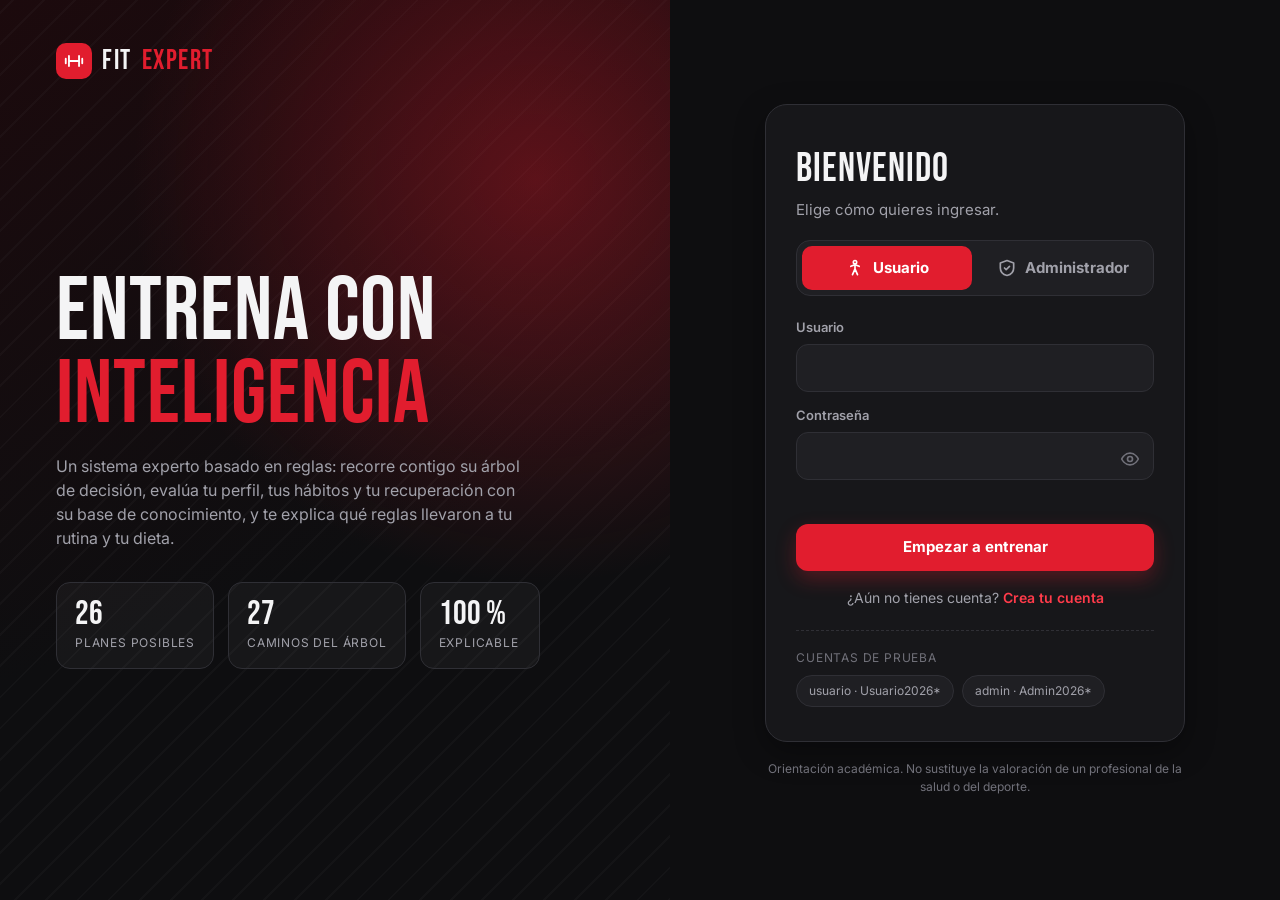
<file: FitExpert.Web/wwwroot/index.html>
<!DOCTYPE html>
<html lang="es">
<head>
<meta charset="utf-8">
<meta name="viewport" content="width=device-width, initial-scale=1">
<meta name="theme-color" content="#0e0e10">
<title>FitExpert · Entrena con inteligencia</title>
<link rel="preconnect" href="https://fonts.googleapis.com">
<link rel="preconnect" href="https://fonts.gstatic.com" crossorigin>
<link href="https://fonts.googleapis.com/css2?family=Bebas+Neue&family=Inter:wght@400;500;600;700;800&display=swap" rel="stylesheet">
<link rel="stylesheet" href="app.css">
</head>
<body>

<!-- ================================================================ LOGIN -->
<section id="pantalla-login" class="pantalla">
  <div class="login-hero">
    <div class="marca"><span class="marca-icono" data-icono="pesa"></span>FIT<b>EXPERT</b></div>
    <h1>Entrena con<br><span>inteligencia</span></h1>
    <p>Un sistema experto basado en reglas: recorre contigo su árbol de decisión, evalúa tu perfil, tus hábitos y tu recuperación con su base de conocimiento, y te explica qué reglas llevaron a tu rutina y tu dieta.</p>
    <ul class="hero-datos">
      <li><strong>26</strong><span>planes posibles</span></li>
      <li><strong>27</strong><span>caminos del árbol</span></li>
      <li><strong>100 %</strong><span>explicable</span></li>
    </ul>
  </div>

  <div class="login-panel">
    <div class="tarjeta-login">
      <div id="bloque-ingreso">
        <h2>Bienvenido</h2>
        <p class="tenue">Elige cómo quieres ingresar.</p>

        <div class="segmento" role="tablist">
          <button type="button" class="activo" data-perfil="USUARIO"><span data-icono="atleta"></span>Usuario</button>
          <button type="button" data-perfil="ADMINISTRADOR"><span data-icono="escudo"></span>Administrador</button>
        </div>

        <form id="form-login" autocomplete="on">
          <label>Usuario<input name="usuario" autocomplete="username" required></label>
          <label>Contraseña
            <span class="campo-clave">
              <input name="clave" type="password" autocomplete="current-password" required>
              <button type="button" class="ver-clave" aria-label="Mostrar contraseña" data-icono="ojo"></button>
            </span>
          </label>
          <p class="error" id="error-login" role="alert"></p>
          <button class="boton primario ancho" type="submit" id="boton-login">Ingresar</button>
        </form>

        <p class="enlace-registro" id="enlace-registro">¿Aún no tienes cuenta? <a href="#" id="ir-registro">Crea tu cuenta</a></p>

        <div class="demo">
          <span>Cuentas de prueba</span>
          <button type="button" data-demo="usuario">usuario · Usuario2026*</button>
          <button type="button" data-demo="admin">admin · Admin2026*</button>
        </div>
      </div>

      <div id="bloque-registro" hidden>
        <h2>Crea tu cuenta</h2>
        <p class="tenue">Empieza a recibir tu plan personalizado.</p>
        <form id="form-registro">
          <label>Nombre completo<input name="nombreCompleto" autocomplete="name" required></label>
          <label>Nombre de usuario<input name="usuario" autocomplete="username" required></label>
          <label>Contraseña<input name="clave" type="password" autocomplete="new-password" required></label>
          <label>Confirmar contraseña<input name="confirmacion" type="password" autocomplete="new-password" required></label>
          <p class="ayuda">Usuario de 4 a 30 caracteres. Contraseña de al menos 8 caracteres con letras y números.</p>
          <p class="error" id="error-registro" role="alert"></p>
          <button class="boton primario ancho" type="submit">Crear cuenta</button>
        </form>
        <p class="enlace-registro"><a href="#" id="ir-ingreso">Ya tengo cuenta</a></p>
      </div>
    </div>
    <p class="legal">Orientación académica. No sustituye la valoración de un profesional de la salud o del deporte.</p>
  </div>
</section>

<!-- ======================================================== USUARIO FINAL -->
<section id="pantalla-usuario" class="pantalla" hidden>
  <header class="barra">
    <div class="marca"><span class="marca-icono" data-icono="pesa"></span>FIT<b>EXPERT</b></div>
    <nav class="pestanas" id="nav-usuario">
      <button class="activo" data-vista="inicio"><span data-icono="casa"></span><em>Inicio</em></button>
      <button data-vista="evaluacion"><span data-icono="pulso"></span><em>Evaluación</em></button>
      <button data-vista="plan"><span data-icono="pesa"></span><em>Mi plan</em></button>
      <button data-vista="historial"><span data-icono="reloj"></span><em>Historial</em></button>
    </nav>
    <div class="perfil">
      <span class="avatar" id="avatar-usuario"></span>
      <button class="icono-boton" data-salir title="Cerrar sesión" aria-label="Cerrar sesión" data-icono="salir"></button>
    </div>
  </header>

  <main class="contenido">
    <div class="vista activa" id="vista-inicio"></div>
    <div class="vista" id="vista-evaluacion"></div>
    <div class="vista" id="vista-plan"></div>
    <div class="vista" id="vista-historial"></div>
  </main>
</section>

<!-- ======================================================== ADMINISTRADOR -->
<section id="pantalla-admin" class="pantalla" hidden>
  <aside class="lateral">
    <div class="marca"><span class="marca-icono" data-icono="pesa"></span>FIT<b>EXPERT</b></div>
    <span class="insignia">Panel del administrador</span>
    <nav id="nav-admin">
      <button class="activo" data-vista="resumen"><span data-icono="grafica"></span>Resumen</button>
      <button data-vista="arbol"><span data-icono="arbol"></span>Árbol</button>
      <button data-vista="reglas"><span data-icono="reglas"></span>Reglas</button>
      <button data-vista="hipotesis"><span data-icono="pesa"></span>Hipótesis</button>
      <button data-vista="usuarios"><span data-icono="grupo"></span>Usuarios</button>
    </nav>
    <div class="lateral-pie">
      <div class="perfil-admin"><span class="avatar" id="avatar-admin"></span><span id="nombre-admin"></span></div>
      <button class="boton fantasma ancho" data-salir><span data-icono="salir"></span>Cerrar sesión</button>
    </div>
  </aside>

  <main class="contenido admin">
    <div class="vista activa" id="vista-resumen"></div>
    <div class="vista" id="vista-arbol"></div>
    <div class="vista" id="vista-reglas"></div>
    <div class="vista" id="vista-hipotesis"></div>
    <div class="vista" id="vista-usuarios"></div>
  </main>
</section>

<dialog id="modal-hipotesis">
  <form method="dialog" id="form-hipotesis">
    <div class="modal-cabecera">
      <h3 id="titulo-modal">Editar hipótesis</h3>
      <button type="button" class="icono-boton" data-cerrar aria-label="Cerrar" data-icono="cerrar"></button>
    </div>
    <label>Nombre<input name="nombre" maxlength="80" required></label>
    <label>Prioridad (1 – 100)<input name="prioridad" type="number" min="1" max="100" required></label>
    <label>Rutina<textarea name="rutina" rows="4" maxlength="400" required></textarea></label>
    <label>Dieta<textarea name="dieta" rows="4" maxlength="400" required></textarea></label>
    <p class="error" id="error-hipotesis" role="alert"></p>
    <div class="modal-acciones">
      <button type="button" class="boton fantasma" data-cerrar>Cancelar</button>
      <button type="submit" class="boton primario" value="guardar">Guardar cambios</button>
    </div>
  </form>
</dialog>

<div id="avisos" aria-live="polite"></div>

<script src="app.js"></script>
</body>
</html>
</file>
<file: FitExpert.Web/wwwroot/app.css>
/* =====================================================================
   FitExpert · estilo de app de entrenamiento y hábitos
   Fondo carbón, superficies grafito y rojo como color de energía.
   ===================================================================== */
:root {
  --fondo: #0e0e10;
  --superficie: #17171a;
  --superficie-2: #1f1f23;
  --superficie-3: #29292e;
  --borde: #2f2f35;
  --texto: #f4f4f5;
  --texto-2: #a1a1aa;
  --texto-3: #71717a;
  --acento: #e11d2e;
  --acento-2: #ff3b4a;
  --acento-suave: rgba(225, 29, 46, .14);
  --exito: #22c55e;
  --radio: 16px;
  --sombra: 0 10px 30px rgba(0, 0, 0, .35);
  --display: "Bebas Neue", "Arial Narrow", Impact, sans-serif;
  --cuerpo: "Inter", "Segoe UI", system-ui, -apple-system, Arial, sans-serif;
  color-scheme: dark;
}
* { box-sizing: border-box; }
html, body { margin: 0; min-height: 100%; }
body { background: var(--fondo); color: var(--texto); font-family: var(--cuerpo); font-size: 15px; line-height: 1.5; -webkit-font-smoothing: antialiased; }
button, input, textarea, select { font: inherit; color: inherit; }
[hidden] { display: none !important; }
.tenue { color: var(--texto-2); margin: 0 0 18px; }
.ico, [data-icono] svg { width: 20px; height: 20px; flex: none; }
[data-icono] { display: inline-flex; align-items: center; justify-content: center; }

/* ------------------------------------------------------------- marca */
.marca { font-family: var(--display); font-size: 28px; letter-spacing: 1.5px; display: flex; align-items: center; gap: 10px; color: var(--texto); }
.marca b { color: var(--acento); font-weight: 400; }
.marca-icono { width: 36px; height: 36px; border-radius: 10px; background: var(--acento); color: #fff; }
.marca-icono svg { width: 22px; height: 22px; }

/* ------------------------------------------------------------- botones */
.boton { display: inline-flex; align-items: center; justify-content: center; gap: 8px; border: 0; border-radius: 12px; padding: 12px 20px; font-weight: 700; cursor: pointer; transition: transform .12s, background .15s, opacity .15s; text-decoration: none; }
.boton:active { transform: scale(.98); }
.boton:disabled { opacity: .55; cursor: not-allowed; }
.boton.primario { background: var(--acento); color: #fff; box-shadow: 0 8px 20px rgba(225, 29, 46, .3); }
.boton.primario:hover:not(:disabled) { background: var(--acento-2); }
.boton.fantasma { background: var(--superficie-2); color: var(--texto); border: 1px solid var(--borde); }
.boton.fantasma:hover { background: var(--superficie-3); }
.boton.ancho { width: 100%; }
.boton.chico { padding: 8px 14px; font-size: 13px; border-radius: 10px; }
.icono-boton { width: 40px; height: 40px; border-radius: 12px; border: 1px solid var(--borde); background: var(--superficie-2); cursor: pointer; color: var(--texto-2); }
.icono-boton:hover { color: var(--texto); background: var(--superficie-3); }

/* ------------------------------------------------------------- formularios */
label { display: block; font-size: 13px; font-weight: 600; color: var(--texto-2); margin-bottom: 14px; }
input, textarea, select { display: block; width: 100%; margin-top: 6px; background: var(--superficie-2); border: 1px solid var(--borde); border-radius: 12px; padding: 12px 14px; font-size: 15px; outline: none; transition: border-color .15s, box-shadow .15s; }
textarea { resize: vertical; }
input:focus, textarea:focus, select:focus { border-color: var(--acento); box-shadow: 0 0 0 3px var(--acento-suave); }
.campo-clave { position: relative; display: block; }
.campo-clave input { padding-right: 48px; }
.ver-clave { position: absolute; right: 6px; top: 50%; transform: translateY(-50%); margin-top: 3px; width: 36px; height: 36px; border: 0; background: transparent; color: var(--texto-3); cursor: pointer; }
.error { color: var(--acento-2); font-size: 13px; min-height: 20px; margin: 0 0 10px; }
.ayuda { color: var(--texto-3); font-size: 12px; margin: -4px 0 10px; }

/* ------------------------------------------------------------- login */
#pantalla-login { min-height: 100vh; display: grid; grid-template-columns: 1.1fr 1fr; }
.login-hero { position: relative; padding: 48px 56px; display: flex; flex-direction: column; justify-content: center; overflow: hidden;
  background:
    radial-gradient(circle at 80% 20%, rgba(225, 29, 46, .35), transparent 45%),
    repeating-linear-gradient(-45deg, rgba(255, 255, 255, .025) 0 2px, transparent 2px 22px),
    linear-gradient(160deg, #1c0a0d, #0e0e10 60%); }
.login-hero .marca { position: absolute; top: 40px; left: 56px; }
.login-hero h1 { font-family: var(--display); font-weight: 400; font-size: clamp(56px, 7vw, 104px); line-height: .92; letter-spacing: 1px; margin: 40px 0 18px; text-transform: uppercase; }
.login-hero h1 span { color: var(--acento); }
.login-hero p { color: var(--texto-2); max-width: 470px; font-size: 16px; margin: 0 0 32px; }
.hero-datos { list-style: none; padding: 0; margin: 0; display: flex; gap: 14px; flex-wrap: wrap; }
.hero-datos li { background: rgba(255, 255, 255, .04); border: 1px solid var(--borde); border-radius: 14px; padding: 14px 18px; min-width: 120px; }
.hero-datos strong { display: block; font-family: var(--display); font-size: 34px; font-weight: 400; line-height: 1; color: var(--texto); }
.hero-datos span { font-size: 12px; color: var(--texto-2); text-transform: uppercase; letter-spacing: .8px; }
.login-panel { display: flex; flex-direction: column; align-items: center; justify-content: center; padding: 40px 24px; background: var(--fondo); }
.tarjeta-login { width: 100%; max-width: 420px; background: var(--superficie); border: 1px solid var(--borde); border-radius: 22px; padding: 34px 30px; box-shadow: var(--sombra); }
.tarjeta-login h2 { font-family: var(--display); font-weight: 400; font-size: 40px; letter-spacing: 1px; margin: 0; }
.segmento { display: grid; grid-template-columns: 1fr 1fr; gap: 6px; background: var(--superficie-2); border: 1px solid var(--borde); padding: 5px; border-radius: 14px; margin-bottom: 22px; }
.segmento button { display: flex; align-items: center; justify-content: center; gap: 8px; border: 0; background: transparent; padding: 11px 8px; border-radius: 10px; font-weight: 700; color: var(--texto-2); cursor: pointer; transition: background .15s, color .15s; }
.segmento button.activo { background: var(--acento); color: #fff; }
.enlace-registro { text-align: center; color: var(--texto-2); font-size: 14px; margin: 16px 0 0; }
a { color: var(--acento-2); font-weight: 600; text-decoration: none; }
a:hover { text-decoration: underline; }
.demo { margin-top: 22px; padding-top: 18px; border-top: 1px dashed var(--borde); display: flex; flex-wrap: wrap; gap: 8px; align-items: center; }
.demo span { width: 100%; font-size: 12px; text-transform: uppercase; letter-spacing: .8px; color: var(--texto-3); }
.demo button { border: 1px solid var(--borde); background: var(--superficie-2); color: var(--texto-2); border-radius: 999px; padding: 6px 12px; font-size: 12px; cursor: pointer; }
.demo button:hover { color: var(--texto); border-color: var(--acento); }
.legal { color: var(--texto-3); font-size: 12px; text-align: center; max-width: 420px; margin: 18px 0 0; }

/* ------------------------------------------------------------- barra superior */
.barra { position: sticky; top: 0; z-index: 10; display: flex; align-items: center; gap: 20px; padding: 14px 28px; background: rgba(14, 14, 16, .88); backdrop-filter: blur(12px); border-bottom: 1px solid var(--borde); }
.barra .marca { font-size: 24px; }
.barra .marca-icono { width: 32px; height: 32px; }
.pestanas { display: flex; gap: 6px; margin: 0 auto; }
.pestanas button { display: flex; align-items: center; gap: 8px; border: 0; background: transparent; color: var(--texto-2); padding: 10px 16px; border-radius: 12px; font-weight: 600; cursor: pointer; }
.pestanas button em { font-style: normal; }
.pestanas button:hover { color: var(--texto); background: var(--superficie-2); }
.pestanas button.activo { color: #fff; background: var(--acento-suave); box-shadow: inset 0 0 0 1px rgba(225, 29, 46, .45); }
.pestanas button.activo [data-icono] { color: var(--acento-2); }
.perfil { display: flex; align-items: center; gap: 10px; }
.avatar { width: 40px; height: 40px; border-radius: 50%; background: linear-gradient(135deg, var(--acento), #7f0d17); display: inline-flex; align-items: center; justify-content: center; font-weight: 800; font-size: 14px; color: #fff; flex: none; }

/* ------------------------------------------------------------- contenido */
.contenido { max-width: 1120px; margin: 0 auto; padding: 30px 28px 100px; }
.vista { display: none; animation: aparecer .25s ease; }
.vista.activa { display: block; }
@keyframes aparecer { from { opacity: 0; transform: translateY(6px); } to { opacity: 1; transform: none; } }
.titulo { font-family: var(--display); font-weight: 400; font-size: 44px; letter-spacing: 1px; line-height: 1; margin: 0 0 6px; text-transform: uppercase; }
.titulo span { color: var(--acento); }
.subtitulo { color: var(--texto-2); margin: 0 0 26px; }
.seccion { font-size: 13px; font-weight: 700; text-transform: uppercase; letter-spacing: 1px; color: var(--texto-3); margin: 30px 0 12px; }
.tarjeta { background: var(--superficie); border: 1px solid var(--borde); border-radius: var(--radio); padding: 22px; }
.rejilla { display: grid; gap: 16px; }
.rejilla.tres { grid-template-columns: repeat(3, 1fr); }
.rejilla.cuatro { grid-template-columns: repeat(4, 1fr); }
.rejilla.dos { grid-template-columns: repeat(2, 1fr); }
.vacio { text-align: center; padding: 48px 24px; }
.vacio .ico-grande { width: 64px; height: 64px; border-radius: 20px; background: var(--acento-suave); color: var(--acento-2); margin: 0 auto 16px; display: flex; align-items: center; justify-content: center; }
.vacio .ico-grande svg { width: 32px; height: 32px; }
.vacio h3 { margin: 0 0 6px; font-size: 20px; }
.vacio p { color: var(--texto-2); margin: 0 0 20px; }

/* ------------------------------------------------------------- inicio */
.hero-plan { position: relative; overflow: hidden; display: grid; grid-template-columns: auto 1fr auto; gap: 26px; align-items: center; padding: 28px;
  background: radial-gradient(circle at 100% 0%, rgba(225, 29, 46, .28), transparent 55%), var(--superficie); }
.hero-plan .etiqueta { font-size: 12px; font-weight: 700; text-transform: uppercase; letter-spacing: 1px; color: var(--acento-2); }
.hero-plan h2 { font-family: var(--display); font-weight: 400; font-size: 40px; letter-spacing: .5px; line-height: 1; margin: 6px 0 8px; }
.hero-plan p { margin: 0; color: var(--texto-2); }
.dato { display: flex; flex-direction: column; gap: 4px; }
.dato .ico-dato { width: 40px; height: 40px; border-radius: 12px; background: var(--superficie-3); color: var(--acento-2); display: flex; align-items: center; justify-content: center; margin-bottom: 8px; }
.dato strong { font-family: var(--display); font-weight: 400; font-size: 40px; line-height: 1; }
.dato span { color: var(--texto-2); font-size: 13px; }
.habitos { display: grid; grid-template-columns: repeat(4, 1fr); gap: 12px; }
.habito { display: flex; align-items: center; gap: 12px; text-align: left; padding: 16px; border-radius: 14px; background: var(--superficie); border: 1px solid var(--borde); cursor: pointer; transition: border-color .15s, background .15s; }
.habito:hover { border-color: var(--superficie-3); }
.habito .check { width: 28px; height: 28px; border-radius: 50%; border: 2px solid var(--borde); flex: none; display: flex; align-items: center; justify-content: center; color: transparent; transition: all .15s; }
.habito.hecho { border-color: rgba(34, 197, 94, .45); background: rgba(34, 197, 94, .07); }
.habito.hecho .check { background: var(--exito); border-color: var(--exito); color: #0e0e10; }
.habito b { display: block; font-size: 14px; }
.habito small { color: var(--texto-2); font-size: 12px; }
.progreso-habitos { display: flex; align-items: center; gap: 12px; color: var(--texto-2); font-size: 13px; margin-top: 12px; }
.progreso-habitos .barra-fina { flex: 1; }

/* ------------------------------------------------------------- medidores */
.anillo { --p: 0; --t: 116px; width: var(--t); height: var(--t); border-radius: 50%; flex: none;
  background: conic-gradient(var(--acento) calc(var(--p) * 1%), var(--superficie-3) 0);
  display: flex; align-items: center; justify-content: center; position: relative; }
.anillo::before { content: ""; position: absolute; inset: 10px; border-radius: 50%; background: var(--superficie); }
.anillo span { position: relative; font-family: var(--display); font-size: 32px; line-height: 1; }
.anillo small { display: block; font-family: var(--cuerpo); font-size: 10px; color: var(--texto-2); text-transform: uppercase; letter-spacing: 1px; text-align: center; }
.anillo.grande { --t: 168px; }
.anillo.grande::before { inset: 13px; }
.anillo.grande span { font-size: 46px; }
.barra-fina { height: 8px; background: var(--superficie-3); border-radius: 999px; overflow: hidden; }
.barra-fina i { display: block; height: 100%; background: linear-gradient(90deg, var(--acento), var(--acento-2)); border-radius: 999px; transition: width .4s ease; }

/* ------------------------------------------------------------- evaluacion */
.asistente { max-width: 720px; margin: 0 auto; }
.asistente-cabecera { display: flex; justify-content: space-between; align-items: center; color: var(--texto-2); font-size: 13px; font-weight: 600; margin-bottom: 10px; }
.asistente .barra-fina { height: 10px; margin-bottom: 30px; }
.pregunta-num { font-family: var(--display); font-size: 22px; color: var(--acento-2); letter-spacing: 1px; }
.pregunta-texto { font-size: 28px; font-weight: 800; line-height: 1.2; margin: 4px 0 24px; }
.opciones { display: grid; gap: 12px; }
.opcion { display: flex; align-items: center; gap: 14px; width: 100%; text-align: left; padding: 18px 20px; border-radius: 16px; background: var(--superficie); border: 2px solid var(--borde); cursor: pointer; font-size: 16px; font-weight: 600; transition: border-color .15s, background .15s, transform .1s; }
.opcion:hover { border-color: var(--superficie-3); background: var(--superficie-2); }
.opcion:active { transform: scale(.99); }
.opcion .letra { width: 34px; height: 34px; border-radius: 10px; background: var(--superficie-3); display: flex; align-items: center; justify-content: center; font-weight: 800; font-size: 14px; color: var(--texto-2); flex: none; }
.opcion.elegida { border-color: var(--acento); background: var(--acento-suave); }
.opcion.elegida .letra { background: var(--acento); color: #fff; }
.asistente-acciones { display: flex; justify-content: space-between; gap: 12px; margin-top: 28px; }
.puntos { display: flex; gap: 6px; justify-content: center; margin-top: 26px; flex-wrap: wrap; }
.puntos i { width: 8px; height: 8px; border-radius: 50%; background: var(--superficie-3); }
.puntos i.lleno { background: var(--acento); }
.puntos i.actual { outline: 2px solid var(--acento-2); outline-offset: 2px; }

/* ------------------------------------------------------------- plan */
.plan-principal { display: grid; grid-template-columns: auto 1fr; gap: 30px; align-items: center; padding: 30px;
  background: radial-gradient(circle at 0% 0%, rgba(225, 29, 46, .22), transparent 50%), var(--superficie); }
.plan-principal h2 { font-family: var(--display); font-weight: 400; font-size: 48px; line-height: 1; letter-spacing: .5px; margin: 8px 0 10px; }
.chips { display: flex; flex-wrap: wrap; gap: 8px; }
.chip { display: inline-flex; align-items: center; gap: 6px; padding: 5px 12px; border-radius: 999px; font-size: 12px; font-weight: 700; background: var(--superficie-3); color: var(--texto-2); }
.bloque-plan { display: flex; flex-direction: column; gap: 10px; }
.bloque-plan .cabecera-bloque { display: flex; align-items: center; gap: 12px; }
.bloque-plan .cabecera-bloque [data-icono], .bloque-plan .cabecera-bloque .ico-dato { width: 42px; height: 42px; border-radius: 12px; background: var(--acento-suave); color: var(--acento-2); }
.bloque-plan h3 { margin: 0; font-size: 17px; }
.bloque-plan p { margin: 0; color: var(--texto); line-height: 1.6; }
.porque { border-left: 3px solid var(--acento); }
.porque p { color: var(--texto-2); }
.regla { font-family: Consolas, "Courier New", monospace; font-size: 13px; background: var(--superficie-2); border-radius: 10px; padding: 12px 14px; color: var(--texto); }
.alternativa { display: grid; grid-template-columns: 34px 1fr auto; gap: 14px; align-items: center; padding: 16px 18px; cursor: pointer; transition: border-color .15s; }
.alternativa:hover { border-color: var(--superficie-3); }
.alternativa .pos { font-family: var(--display); font-size: 26px; color: var(--texto-3); }
.alternativa b { display: block; }
.alternativa .barra-fina { margin-top: 8px; height: 6px; }
.alternativa .pct { font-family: var(--display); font-size: 26px; color: var(--acento-2); }
.alternativa .detalle { grid-column: 1 / -1; display: none; color: var(--texto-2); font-size: 14px; border-top: 1px solid var(--borde); padding-top: 12px; }
.alternativa.abierta .detalle { display: block; }
.alternativa .detalle h4 { margin: 8px 0 2px; color: var(--texto); font-size: 13px; }
.alternativa .detalle p { margin: 0; }

/* ------------------------------------------------------------- recorrido del arbol */
.pregunta-ayuda { color: var(--texto-2); font-size: 14px; margin: -12px 0 20px; line-height: 1.5; }
.recorrido { list-style: none; margin: 0; padding: 0; display: grid; gap: 8px; counter-reset: paso; }
.recorrido li { display: grid; grid-template-columns: auto 1fr auto; gap: 12px; align-items: center; background: var(--superficie); border: 1px solid var(--borde); border-radius: 12px; padding: 10px 14px; font-size: 14px; color: var(--texto-2); }
.recorrido li b { color: var(--texto); text-align: right; }
.recorrido .nodo, .nodo-arbol .codigo { font-family: var(--display); font-size: 16px; letter-spacing: .5px; color: var(--acento-2); }
@media (max-width: 640px) { .recorrido li { grid-template-columns: auto 1fr; } .recorrido li b { grid-column: 1 / -1; text-align: left; } }

.aviso-salud { display: flex; gap: 14px; align-items: flex-start; padding: 18px 20px; border-radius: 16px; background: rgba(245, 158, 11, .12); border: 1px solid rgba(245, 158, 11, .55); color: var(--texto); }
.aviso-salud .ico-aviso { width: 40px; height: 40px; border-radius: 12px; background: rgba(245, 158, 11, .2); color: #f59e0b; display: flex; align-items: center; justify-content: center; flex: none; }
.aviso-salud .ico-aviso svg { width: 22px; height: 22px; }
.aviso-salud b { display: block; font-size: 16px; margin-bottom: 4px; color: #fbbf24; }
.aviso-salud p { margin: 0; line-height: 1.55; color: var(--texto); }

/* ------------------------------------------------------------- arbol (admin) */
.arbol { overflow-x: auto; }
.nodo-arbol { display: flex; flex-direction: column; gap: 8px; }
.nodo-arbol .nodo-pregunta { display: flex; gap: 10px; align-items: baseline; }
.nodo-arbol.terminal { flex-direction: row; flex-wrap: wrap; align-items: center; gap: 10px; }
.nodo-arbol ul { list-style: none; margin: 0 0 0 10px; padding: 0 0 0 18px; border-left: 2px solid var(--borde); display: grid; gap: 10px; }
.nodo-arbol li { display: grid; gap: 6px; }
.nodo-arbol .rama { font-size: 12px; font-weight: 700; color: var(--texto-3); text-transform: uppercase; letter-spacing: .6px; }

/* ------------------------------------------------------------- historial */
.linea-tiempo { display: grid; gap: 10px; }
.registro { display: grid; grid-template-columns: 64px 1fr auto; gap: 16px; align-items: center; padding: 14px 18px; cursor: pointer; transition: border-color .15s, transform .1s; }
.registro:hover { border-color: var(--acento); }
.registro .fecha { text-align: center; background: var(--superficie-2); border-radius: 12px; padding: 8px 0; }
.registro .fecha strong { display: block; font-family: var(--display); font-size: 26px; line-height: 1; }
.registro .fecha span { font-size: 11px; text-transform: uppercase; color: var(--texto-2); letter-spacing: .8px; }
.registro .pct { font-family: var(--display); font-size: 28px; color: var(--acento-2); }

/* ------------------------------------------------------------- administrador */
#pantalla-admin { display: grid; grid-template-columns: 260px 1fr; min-height: 100vh; }
.lateral { position: sticky; top: 0; height: 100vh; display: flex; flex-direction: column; gap: 6px; padding: 24px 18px; background: var(--superficie); border-right: 1px solid var(--borde); }
.lateral .marca { font-size: 24px; margin-bottom: 4px; }
.insignia { align-self: flex-start; font-size: 11px; font-weight: 700; text-transform: uppercase; letter-spacing: 1px; color: var(--acento-2); background: var(--acento-suave); padding: 4px 10px; border-radius: 999px; margin-bottom: 18px; }
.lateral nav { display: flex; flex-direction: column; gap: 4px; }
.lateral nav button { display: flex; align-items: center; gap: 12px; border: 0; background: transparent; color: var(--texto-2); padding: 12px 14px; border-radius: 12px; font-weight: 600; cursor: pointer; text-align: left; }
.lateral nav button:hover { background: var(--superficie-2); color: var(--texto); }
.lateral nav button.activo { background: var(--acento); color: #fff; }
.lateral-pie { margin-top: auto; display: grid; gap: 12px; }
.perfil-admin { display: flex; align-items: center; gap: 10px; font-weight: 600; font-size: 14px; }
.contenido.admin { max-width: none; width: 100%; padding: 32px 36px 60px; margin: 0; }
.kpi { position: relative; overflow: hidden; }
.kpi::after { content: ""; position: absolute; right: -30px; top: -30px; width: 110px; height: 110px; border-radius: 50%; background: var(--acento-suave); }
.frecuente { display: grid; grid-template-columns: 56px 1fr 60px; gap: 14px; align-items: center; padding: 12px 0; border-bottom: 1px solid var(--borde); }
.frecuente:last-child { border-bottom: 0; }
.frecuente .codigo { font-family: var(--display); font-size: 22px; color: var(--acento-2); }
.frecuente .veces { text-align: right; font-weight: 700; }
.herramientas { display: flex; gap: 12px; align-items: center; justify-content: space-between; flex-wrap: wrap; margin-bottom: 16px; }
.buscador { max-width: 320px; margin: 0; }
.tabla-envoltura { overflow-x: auto; border-radius: var(--radio); border: 1px solid var(--borde); }
table { width: 100%; border-collapse: collapse; background: var(--superficie); font-size: 14px; }
th { text-align: left; font-size: 12px; text-transform: uppercase; letter-spacing: .8px; color: var(--texto-3); padding: 14px 16px; background: var(--superficie-2); white-space: nowrap; }
td { padding: 14px 16px; border-top: 1px solid var(--borde); vertical-align: top; }
tr:hover td { background: rgba(255, 255, 255, .015); }
.estado { display: inline-flex; align-items: center; gap: 6px; font-size: 12px; font-weight: 700; padding: 4px 10px; border-radius: 999px; }
.estado.activo { background: rgba(34, 197, 94, .12); color: var(--exito); }
.estado.inactivo { background: var(--superficie-3); color: var(--texto-3); }
.tarjeta-hipotesis { display: flex; flex-direction: column; gap: 10px; cursor: pointer; transition: border-color .15s, transform .1s; text-align: left; color: inherit; }
.tarjeta-hipotesis:hover { border-color: var(--acento); transform: translateY(-2px); }
.tarjeta-hipotesis .fila { display: flex; justify-content: space-between; align-items: center; }
.tarjeta-hipotesis .codigo { font-family: var(--display); font-size: 30px; color: var(--acento-2); line-height: 1; }
.tarjeta-hipotesis h3 { margin: 0; font-size: 16px; }
.tarjeta-hipotesis p { margin: 0; color: var(--texto-2); font-size: 13px; display: -webkit-box; -webkit-line-clamp: 3; -webkit-box-orient: vertical; overflow: hidden; }
.form-linea { display: grid; grid-template-columns: repeat(4, 1fr) auto; gap: 12px; align-items: end; }
.form-linea label { margin: 0; }

/* ------------------------------------------------------------- modal y avisos */
dialog { background: var(--superficie); color: var(--texto); border: 1px solid var(--borde); border-radius: 20px; padding: 26px; width: min(560px, calc(100% - 32px)); box-shadow: var(--sombra); }
dialog::backdrop { background: rgba(0, 0, 0, .65); backdrop-filter: blur(3px); }
.modal-cabecera { display: flex; justify-content: space-between; align-items: center; margin-bottom: 18px; }
.modal-cabecera h3 { margin: 0; font-family: var(--display); font-weight: 400; font-size: 32px; letter-spacing: .5px; }
.modal-acciones { display: flex; justify-content: flex-end; gap: 10px; margin-top: 6px; }
#avisos { position: fixed; right: 20px; bottom: 20px; z-index: 50; display: grid; gap: 10px; }
.aviso { background: var(--superficie-2); border: 1px solid var(--borde); border-left: 4px solid var(--exito); padding: 12px 16px; border-radius: 12px; box-shadow: var(--sombra); max-width: 360px; font-size: 14px; animation: aparecer .2s ease; }
.aviso.error-aviso { border-left-color: var(--acento); }
.cargando { color: var(--texto-2); padding: 30px 0; text-align: center; }
.cargando::before { content: ""; display: block; width: 32px; height: 32px; margin: 0 auto 12px; border-radius: 50%; border: 3px solid var(--superficie-3); border-top-color: var(--acento); animation: girar .8s linear infinite; }
@keyframes girar { to { transform: rotate(360deg); } }

/* ------------------------------------------------------------- responsivo */
@media (max-width: 980px) {
  .rejilla.cuatro { grid-template-columns: repeat(2, 1fr); }
  .habitos { grid-template-columns: repeat(2, 1fr); }
  .form-linea { grid-template-columns: 1fr 1fr; }
}
@media (max-width: 860px) {
  #pantalla-login { grid-template-columns: 1fr; }
  .login-hero { padding: 100px 28px 40px; }
  .login-hero .marca { left: 28px; top: 28px; }
  .login-hero h1 { font-size: 64px; margin-top: 0; }
  .barra { padding: 12px 16px; }
  .pestanas { position: fixed; left: 0; right: 0; bottom: 0; margin: 0; justify-content: space-around; padding: 8px 6px calc(8px + env(safe-area-inset-bottom)); background: rgba(23, 23, 26, .96); border-top: 1px solid var(--borde); backdrop-filter: blur(12px); }
  .pestanas button { flex-direction: column; gap: 3px; padding: 6px 10px; font-size: 11px; }
  .perfil { margin-left: auto; }
  .contenido { padding: 22px 16px 110px; }
  .rejilla.tres, .rejilla.dos { grid-template-columns: 1fr; }
  .hero-plan, .plan-principal { grid-template-columns: 1fr; text-align: center; justify-items: center; }
  .plan-principal .chips { justify-content: center; }
  .pregunta-texto { font-size: 23px; }
  #pantalla-admin { grid-template-columns: 1fr; }
  .lateral { position: static; height: auto; flex-direction: row; flex-wrap: wrap; align-items: center; padding: 14px 16px; border-right: 0; border-bottom: 1px solid var(--borde); }
  .insignia { display: none; }
  .lateral nav { flex-direction: row; overflow-x: auto; width: 100%; order: 3; }
  .lateral nav button { white-space: nowrap; }
  .lateral-pie { margin: 0 0 0 auto; display: flex; }
  .perfil-admin span:last-child { display: none; }
  .contenido.admin { padding: 22px 16px 60px; }
}
@media (max-width: 520px) {
  .rejilla.cuatro, .habitos, .form-linea { grid-template-columns: 1fr; }
  .titulo { font-size: 36px; }
}
</file>
